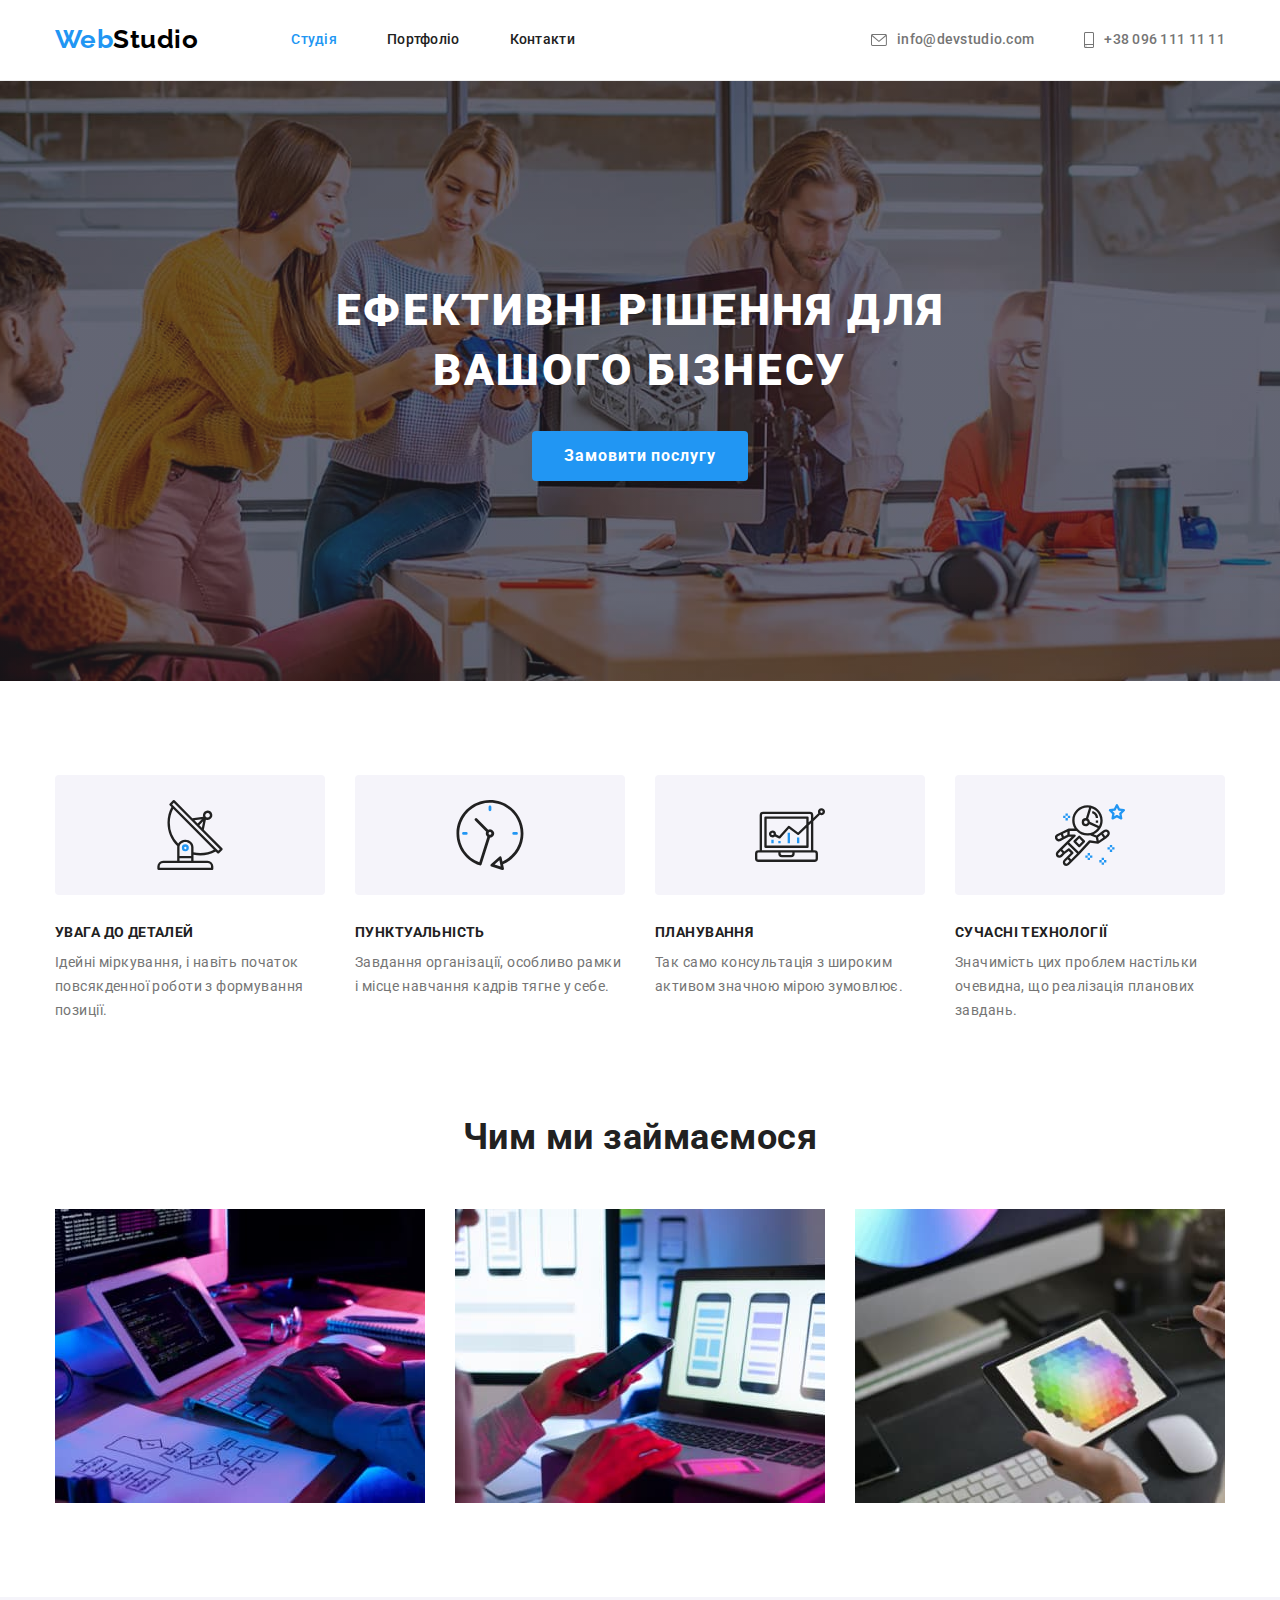
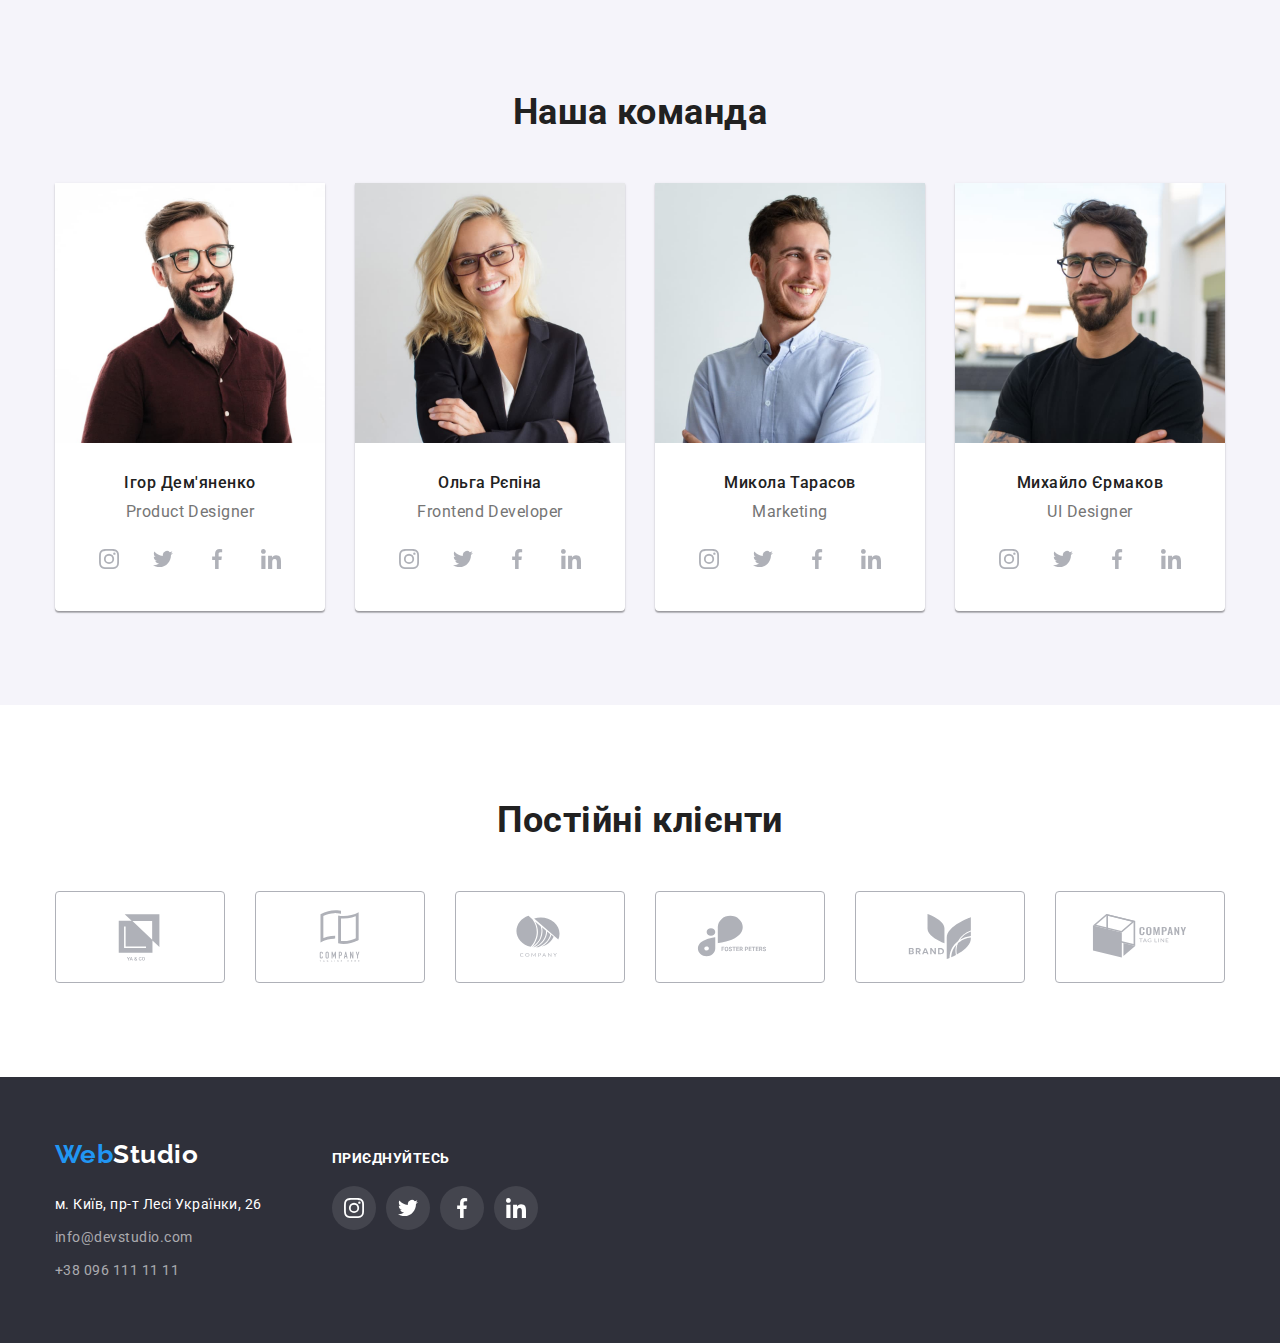
<file: index.html>
<!DOCTYPE html>
<html lang="uk">
<head>
    <meta charset="UTF-8">
    <meta http-equiv="X-UA-Compatible" content="IE=edge">
    <meta name="viewport" content="width=device-width, initial-scale=1.0">
    <title>Web Studio</title>
    <link rel="preconnect" href="https://fonts.googleapis.com">
    <link rel="preconnect" href="https://fonts.gstatic.com" crossorigin>
    <link
        href="https://fonts.googleapis.com/css2?family=Raleway:wght@400;700&family=Roboto:wght@400;500;700;900&display=swap"
        rel="stylesheet">
    <link rel="stylesheet" href="https://cdnjs.cloudflare.com/ajax/libs/modern-normalize/1.1.0/modern-normalize.min.css">
    <link rel="stylesheet" href="./css/styles.css">
</head>
<body class="page">
   <!--Шапка сайту-->
   <header class="page-header">
    <div class="container main-nav">
    <nav class="container-nav">
        <!--Навігація на інші сторінки-->
        <a href="index.html" class="logo" lang="en"> <span class="web">Web</span>Studio</a>

        <ul class="site-nav">
            <li class="item"><a class="link current" href="">Студія</a></li>
            <li class="item"><a class="link" href="./portfolio.html">Портфоліо</a></li>
            <li class="item"><a class="link" href="">Контакти</a></li>
        </ul>
    </nav>
    <ul class="auth-nav">
        <li class="item">
            <a class="link-auth-nav" href="mailto:info@devstudio.com"> 
            <svg class="auth-nav-cont" width="16" height="12">
                <use href="./images/icons1.svg#icon-envelope-hover"></use>
            </svg>info@devstudio.com</a></li>
        <li class="item">
            <a class="link-auth-nav" href="tel:+380961111111">
            <svg class="auth-nav-cont" width="10" height="16">
                <use href="./images/icons1.svg#icon-smartphone"></use>
            </svg>+38 096 111 11 11</a></li>
    </ul>
    </div>
   </header> 

   
   <main>
    <!--Герой-->
    <section class="hero">
        <div class="container">
        <h1 class="hero-title">Ефективні рішення для вашого бізнесу</h1>
        <button type="button" class="button">Замовити послугу</button>
        </div>
    </section>
        
     
    <!--Переваги-->
    
    <section class="section feature">
        <div class="container main-feature">
            <h2 class="visually-hidden">Наші переваги</h2>
            <ul class="feature-list">
                <li class="item-feature">
                    <div class="feature-icon">
                        <svg class="svg-icon" width="70" height="70">
                            <use href="./images/icons1.svg#icon-antenna"></use>
                        </svg>
                    </div> 
                    <h3 class="title">УВАГА ДО ДЕТАЛЕЙ</h3>
                    <p class="text">Ідейні міркування, і навіть початок повсякденної роботи з формування позиції.</p>
                </li>
                <li class="item-feature">
                    <div class="feature-icon">
                        <svg class="svg-icon" width="70" height="70">
                            <use href="./images/icons1.svg#icon-clock"></use>
                        </svg>
                    </div>
                    <h3 class="title">ПУНКТУАЛЬНІСТЬ</h3>
                    <p class="text">Завдання організації, особливо рамки і місце навчання кадрів тягне у себе.</p>
                </li>
                <li class="item-feature">
                    <div class="feature-icon">
                        <svg class="svg-icon" width="70" height="70">
                            <use href="./images/icons1.svg#icon-diagram"></use>
                        </svg>
                    </div>
                    <h3 class="title">ПЛАНУВАННЯ</h3>
                    <p class="text">Так само консультація з широким активом значною мірою зумовлює.</p>
                </li>
                <li class="item-feature">
                    <div class="feature-icon">
                        <svg class="svg-icon" width="70" height="70">
                            <use href="./images/icons1.svg#icon-astronaut"></use>
                        </svg>
                    </div>
                    <h3 class="title">СУЧАСНІ ТЕХНОЛОГІЇ</h3>
                    <p class="text">Значимість цих проблем настільки очевидна, що реалізація планових завдань.</p>
                </li>
            </ul>
        </div>
    </section>
    
    <!--Чим займаємось-->
    <section class="section description">
        <div class="container">
            <h2 class="section-title">Чим ми займаємося</h2>
            <ul class="section-pic">
                <li class="box-element">
                    <img src="./images/box1.jpg" alt="Людина працює на клавіатурі" width="370" height="294">
                </li>
                <li class="box-element">
                    <img src="./images/box2.jpg" alt="Людина тестує додаток для мобільного толефону" width="370" height="294">
                </li>
                <li class="box-element">
                    <img src="./images/box3.jpg" alt="Людина працює на планщеті" width="370" height="294">
                </li>
            </ul>
        </div>
    </section>
    
    <!--Наша команда-->
    
    <section class="team section">
        <div class="container">
            <h2 class="section-title">Наша команда</h2>
            <ul class="workers-list">
                <li class="photo-element">
                    <img src="./images/photo1.jpg" alt="Чоловік в окулярах посміхається" width="270" height="260">
                    <div class="work-desk">
                    <h3 class="title">Ігор Дем'яненко</h3>                        
                    <p class="desc" lang="en">Product Designer</p>
                    <ul class="workers-soc-list">
                        <li class="workers-soc-item">
                            <a class="workers-soc-link" href="#">
                            <svg class="workers-item-link" width="20" height="20">
                                <use href="./images/icons1.svg#icon-instagram"></use>
                            </svg>
                            </a>
                        </li>
                        <li class="workers-soc-item">
                            <a class="workers-soc-link" href="">
                            <svg class="workers-item-link" width="20" height="20">
                                <use href="./images/icons1.svg#icon-twitter"></use>
                            </svg>
                            </a>
                        </li>
                        <li class="workers-soc-item">
                            <a class="workers-soc-link" href="">
                            <svg class="workers-item-link" width="20" height="20">
                                <use href="./images/icons1.svg#icon-facebook"></use>
                            </svg>
                            </a>
                        </li>
                        <li class="workers-soc-item">
                            <a class="workers-soc-link" href="">
                            <svg class="workers-item-link" width="20" height="20">
                                <use href="./images/icons1.svg#icon-linkedin"></use>
                            </svg>
                            </a>
                        </li>
                    </ul>  
                    </div>
                </li>
                <li class="photo-element">
                    <img src="./images/photo2.jpg" alt="Жінка в окулярах посміхаеться" width="270" height="260">
                    <div class="work-desk">
                    <h3 class="title">Ольга Рєпіна</h3>
                    <p class="desc" lang="en">Frontend Developer</p>
                    <ul class="workers-soc-list">
                        <li class="workers-soc-item">
                            <a class="workers-soc-link" href="#">
                                <svg class="workers-item-link" width="20" height="20">
                                    <use href="./images/icons1.svg#icon-instagram"></use>
                                </svg>
                            </a>
                        </li>
                        <li class="workers-soc-item">
                            <a class="workers-soc-link" href="">
                                <svg class="workers-item-link" width="20" height="20">
                                    <use href="./images/icons1.svg#icon-twitter"></use>
                                </svg>
                            </a>
                        </li>
                        <li class="workers-soc-item">
                            <a class="workers-soc-link" href="">
                                <svg class="workers-item-link" width="20" height="20">
                                    <use href="./images/icons1.svg#icon-facebook"></use>
                                </svg>
                            </a>
                        </li>
                        <li class="workers-soc-item">
                            <a class="workers-soc-link" href="">
                                <svg class="workers-item-link" width="20" height="20">
                                    <use href="./images/icons1.svg#icon-linkedin"></use>
                                </svg>
                            </a>
                        </li>
                    </ul>
                    </div>
                </li>

                <li class="photo-element">
                    
                    <img src="./images/photo3.jpg" alt="Чоловік посміхається" width="270" height="260">
                    <div class="work-desk">
                    <h3 class="title">Микола Тарасов</h3>
                    <p class="desc" lang="en">Marketing</p>
                    <ul class="workers-soc-list">
                        <li class="workers-soc-item">
                            <a class="workers-soc-link" href="#">
                                <svg class="workers-item-link" width="20" height="20">
                                    <use href="./images/icons1.svg#icon-instagram"></use>
                                </svg>
                            </a>
                        </li>
                        <li class="workers-soc-item">
                            <a class="workers-soc-link" href="">
                                <svg class="workers-item-link" width="20" height="20">
                                    <use href="./images/icons1.svg#icon-twitter"></use>
                                </svg>
                            </a>
                        </li>
                        <li class="workers-soc-item">
                            <a class="workers-soc-link" href="">
                                <svg class="workers-item-link" width="20" height="20">
                                    <use href="./images/icons1.svg#icon-facebook"></use>
                                </svg>
                            </a>
                        </li>
                        <li class="workers-soc-item">
                            <a class="workers-soc-link" href="">
                                <svg class="workers-item-link" width="20" height="20">
                                    <use href="./images/icons1.svg#icon-linkedin"></use>
                                </svg>
                            </a>
                        </li>
                    </ul>
                    </div>
                </li>
                <li class="photo-element">
                    <img src="./images/photo4.jpg" alt="Чоловік в окулярах посміхається" width="270" height="260">
                    <div class="work-desk">
                    <h3 class="title">Михайло Єрмаков</h3>
                    <p class="desc" lang="en">UI Designer</p>
                    <ul class="workers-soc-list">
                        <li class="workers-soc-item">
                            <a class="workers-soc-link" href="#">
                                <svg class="workers-item-link" width="20" height="20">
                                    <use href="./images/icons1.svg#icon-instagram"></use>
                                </svg>
                            </a>
                        </li>
                        <li class="workers-soc-item">
                            <a class="workers-soc-link" href="">
                                <svg class="workers-item-link" width="20" height="20">
                                    <use href="./images/icons1.svg#icon-twitter"></use>
                                </svg>
                            </a>
                        </li>
                        <li class="workers-soc-item">
                            <a class="workers-soc-link" href="">
                                <svg class="workers-item-link" width="20" height="20">
                                    <use href="./images/icons1.svg#icon-facebook"></use>
                                </svg>
                            </a>
                        </li>
                        <li class="workers-soc-item">
                            <a class="workers-soc-link" href="">
                                <svg class="workers-item-link" width="20" height="20">
                                    <use href="./images/icons1.svg#icon-linkedin"></use>
                                </svg>
                            </a>
                        </li>
                    </ul>
                    </div>

                </li>                                
            </ul>
        </div>
    </section>
    <!-- Постійні клієнти -->
<section class="section">
    <div class="container clients">
        <h2 class="section-title">Постійні клієнти</h2>
        <ul class="clients-list">
            <li class="client-logo list">
                <a class="client-link link" href="#">
                <svg class="client-item-link" width="106" height="60">
                    <use href="./images/icons1.svg#icon-Logo"></use>
                </svg>
                </a>
            </li>
            <li class="client-logo list">
                <a class="client-link link" href="#">
                    <svg class="client-item-link" width="106" height="60">
                        <use href="./images/icons1.svg#icon-Logo-1"></use>
                    </svg>
                </a>
            
            </li>
            <li class="client-logo list">
                <a class="client-link link" href="#">
                    <svg class="client-item-link" width="106" height="60">
                        <use href="./images/icons1.svg#icon-Logo-2"></use>
                    </svg>
                </a>
            
            </li>
            <li class="client-logo list">
                <a class="client-link link" href="#">
                    <svg class="client-item-link" width="106" height="60">
                        <use href="./images/icons1.svg#icon-Logo-3"></use>
                    </svg>
                </a>
            
            </li>
            <li class="client-logo list">
                <a class="client-link link" href="#">
                    <svg class="client-item-link" width="106" height="60">
                        <use href="./images/icons1.svg#icon-Logo-4"></use>
                    </svg>
                </a>
            </li>
            <li class="client-logo list">
                <a class="client-link link" href="#">
                    <svg class="client-item-link" width="106" height="60">
                        <use href="./images/icons1.svg#icon-Logo-5"></use>
                    </svg>
                </a>
            
            </li>

        </ul>    
    </div>
</section>

   </main>

   <!--Підвал сторінки-->
   <footer class="footer">
    <div class="container">
        <div class="footer-contact">
    <p class="footer-logo">
        <a href="index.html" class="logo" lang="en"><span class="web">Web</span><span class="studio">Studio</span></a>
    </p>
    <address class="address">  
    <ul class="contact">
        <li class="contact-item"><p class="desc">м. Київ, пр-т Лесі Українки, 26</p></li>
        <li class="contact-item"><a class="link" href="mailto:info@devstudio.com">info@devstudio.com</a></li>
        <li class="contact-item"><a class="link" href="tel:+380961111111">+38 096 111 11 11</a></li>
    </ul>
    </address>
    </div>
    <div class="footer-social">
        <span class="footer-soc-title">ПРИЄДНУЙТЕСЬ</span>
        <ul class="footer-soc-list">
            <li class="footer-soc-item">
                <a class="footer-soc-link" href="#">
                <svg class="footer-item-link" width="20" hight="20">
                    <use href="./images/icons1.svg#icon-instagram"></use>
                </svg>
                </a>
            </li>
            <li class="footer-soc-item">
                <a class="footer-soc-link" href="#">
                    <svg class="footer-item-link" width="20" hight="20">
                        <use href="./images/icons1.svg#icon-twitter"></use>
                    </svg>
                </a>
            </li>
            <li class="footer-soc-item">
                <a class="footer-soc-link" href="#">
                    <svg class="footer-item-link" width="20" hight="20">
                        <use href="./images/icons1.svg#icon-facebook"></use>
                    </svg>
                </a>
            </li>
            <li class="footer-soc-item">
                <a class="footer-soc-link" href="#">
                    <svg class="footer-item-link" width="20" hight="20">
                        <use href="./images/icons1.svg#icon-linkedin"></use>
                    </svg>
                </a>
            </li>
        </ul>
        </div>
    </div>
   </footer>
</body>
</html>
</file>
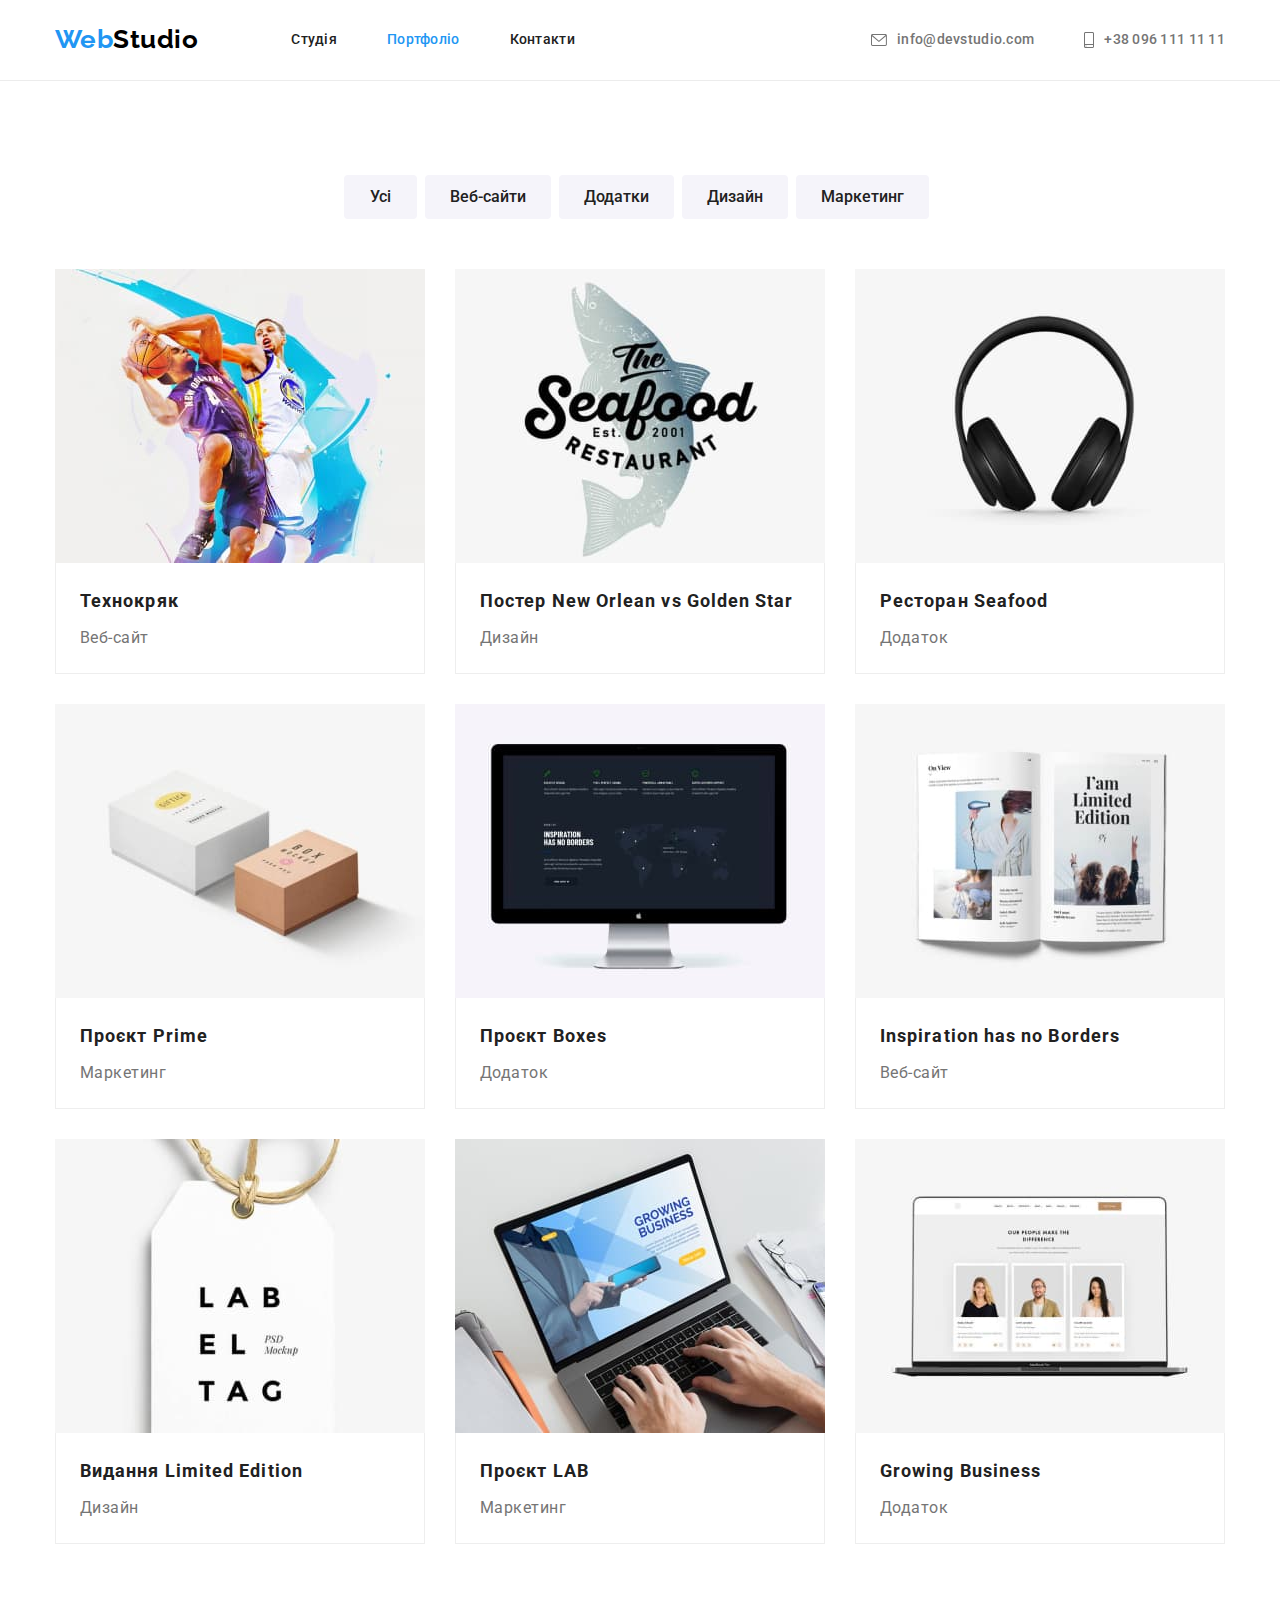
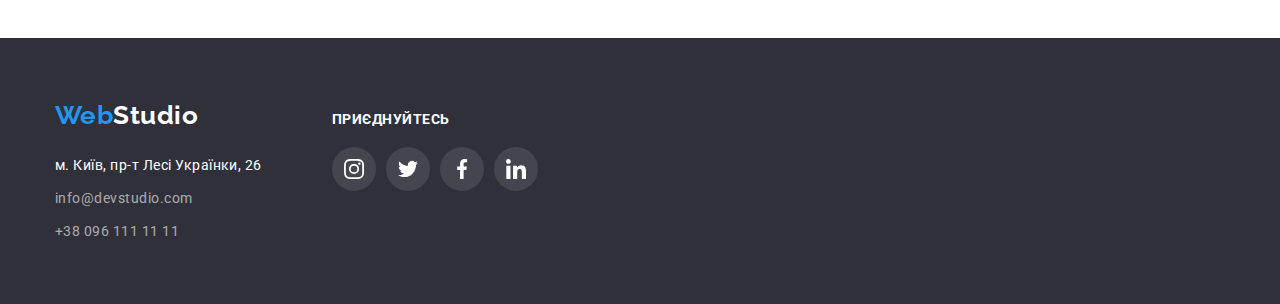
<file: portfolio.html>
<!DOCTYPE html>
<html lang="uk">
<head>
    <meta charset="UTF-8">
    <meta http-equiv="X-UA-Compatible" content="IE=edge">
    <meta name="viewport" content="width=device-width, initial-scale=1.0">
    <title>portfolio</title>
    <link rel="preconnect" href="https://fonts.googleapis.com">
    <link rel="preconnect" href="https://fonts.gstatic.com" crossorigin>
    <link
        href="https://fonts.googleapis.com/css2?family=Raleway:wght@400;700&family=Roboto:wght@400;500;700;900&display=swap"
        rel="stylesheet">
    <link rel="stylesheet" href="https://cdnjs.cloudflare.com/ajax/libs/modern-normalize/1.1.0/modern-normalize.min.css">
    <link rel="stylesheet" href="./css/styles.css">
</head>
<body class="page">
    <!--Шапка сайту-->
    <header class="page-header">
        <div class="container main-nav">
        <nav class="container-nav">
            <!--Навігація на інші сторінки-->
            <a href="index.html" class="logo" lang="en"> <span class="web">Web</span>Studio</a>
        
            <ul class="site-nav">
                <li class="item"><a class="link" href="./index.html">Студія</a></li>
                <li class="item"><a class="link current" href="./portfolio.html">Портфоліо</a></li>
                <li class="item"><a class="link" href="">Контакти</a></li>
            </ul>
        </nav>
        <ul class="auth-nav">
            <li class="item">
                <a class="link-auth-nav" href="mailto:info@devstudio.com">
                    <svg class="auth-nav-cont" width="16" height="12">
                        <use href="./images/icons1.svg#icon-envelope-hover"></use>
                    </svg>info@devstudio.com</a>
            </li>
            <li class="item">
                <a class="link-auth-nav" href="tel:+380961111111">
                    <svg class="auth-nav-cont" width="10" height="16">
                        <use href="./images/icons1.svg#icon-smartphone"></use>
                    </svg>+38 096 111 11 11</a>
            </li>
        </ul>
    </div>
    </header>
    
    
    <main>
        <!--Герой-->
        <section class="section">
            <div class="container main-button">
            <h1 class="visually-hidden">Портфоліо</h1>
            <ul class="buttons">
                <li class="button-element">
                    <button class="button-secondary" type="button">Усі</button>
                </li>
                <li class="button-element">
                    <button class="button-secondary" type="button">Веб-сайти</button>
                </li>
                <li class="button-element">
                    <button class="button-secondary" type="button">Додатки</button>
                </li>
                <li class="button-element">
                    <button class="button-secondary" type="button">Дизайн</button>
                </li>
                <li class="button-element">
                    <button class="button-secondary" type="button">Маркетинг</button>
                </li>
            </ul>
            <ul class="features">
                <li class="flex-element">
                    <a class="feature-element">
                    <img src="./images/box4.jpg" alt="Ноутбук із зображенням сайту" width="370" height="294">
                    <div class="feature-content">
                    <h2 class="feature-subject">Технокряк</h2>
                    <p class="feature">Веб-сайт</p>
                    </div>
                    </a>
                </li>
                <li class="flex-element">
                    <a class="feature-element">
                    <img src="./images/box5.jpg" alt="Два баскетболісти з м'ячем" width="370" height="294">
                    <div class="feature-content">
                    <h2 class="feature-subject">Постер New Orlean vs Golden Star</h2>
                    <p class="feature">Дизайн</p>
                    </div>
                    </a>
                </li>
                <li class="flex-element">
                    <a class="feature-element">
                    <img src="./images/box6.jpg" alt="Логотип ресторану морепродуктів" width="370" height="294">
                    <div class="feature-content">
                    <h2 class="feature-subject">Ресторан Seafood</h2>
                    <p class="feature">Додаток</p>
                    </div>
                    </a>
                </li>
                <li class="flex-element">
                    <a class="feature-element">
                    <img src="./images/box7.jpg" alt="Чорні навушники" width="370" height="294">
                    <div class="feature-content">
                    <h2 class="feature-subject">Проєкт Prime</h2>
                    <p class="feature">Маркетинг</p>
                    </div>
                    </a>
                </li>
                <li class="flex-element">
                    <a class="feature-element">
                    <img src="./images/box8.jpg" alt="Дві коробки" width="370" height="294">
                    <div class="feature-content">
                    <h2 class="feature-subject">Проєкт Boxes</h2>
                    <p class="feature">Додаток</p>
                    </div>
                    </a>
                </li>
                <li class="flex-element"> 
                    <a class="feature-element">
                    <img src="./images/box9.jpg" alt="Монітор із зображенням веб-сайту" width="370" height="294">
                    <div class="feature-content">
                    <h2 class="feature-subject">Inspiration has no Borders</h2>
                    <p class="feature">Веб-сайт</p>
                    </div>
                    </a>
                </li>
                <li class="flex-element">
                    <a class="feature-element">
                    <img src="./images/box10.jpg" alt="Буклет видавництва" width="370" height="294">
                    <div class="feature-content">
                    <h2 class="feature-subject">Видання Limited Edition</h2>
                    <p class="feature">Дизайн</p>
                    </div>
                    </a>
                </li>
                <li class="flex-element">
                    <a class="feature-element">
                    <img src="./images/box11.jpg" alt="Бирка" width="370" height="294">
                    <div class="feature-content">
                    <h2 class="feature-subject">Проєкт LAB</h2>
                    <p class="feature">Маркетинг</p>
                    </div>
                    </a>
                </li>
                <li class="flex-element">
                    <a class="feature-element">
                    <img src="./images/box12.jpg" alt="Людина працює на ноутбуці" width="370" height="294">
                    <div class="feature-content">
                    <h2 class="feature-subject">Growing Business</h2>
                    <p class="feature">Додаток</p>
                    </div>
                    </a>
                </li>
            </ul>
            </div>
            </section>
            
</main>
<!--Підвал сторінки-->
<footer class="footer">
    <div class="container">
        <div class="footer-contact">
            <p class="footer-logo">
                <a href="index.html" class="logo" lang="en"><span class="web">Web</span><span
                        class="studio">Studio</span></a>
            </p>
            <address class="address">
                <ul class="contact">
                    <li class="contact-item">
                        <p class="desc">м. Київ, пр-т Лесі Українки, 26</p>
                    </li>
                    <li class="contact-item"><a class="link" href="mailto:info@devstudio.com">info@devstudio.com</a>
                    </li>
                    <li class="contact-item"><a class="link" href="tel:+380961111111">+38 096 111 11 11</a></li>
                </ul>
            </address>
        </div>
        <div class="footer-social">
            <span class="footer-soc-title">ПРИЄДНУЙТЕСЬ</span>
            <ul class="footer-soc-list">
                <li class="footer-soc-item">
                    <a class="footer-soc-link" href="#">
                        <svg class="footer-item-link" width="20" hight="20">
                            <use href="./images/icons1.svg#icon-instagram"></use>
                        </svg>
                    </a>
                </li>
                <li class="footer-soc-item">
                    <a class="footer-soc-link" href="#">
                        <svg class="footer-item-link" width="20" hight="20">
                            <use href="./images/icons1.svg#icon-twitter"></use>
                        </svg>
                    </a>
                </li>
                <li class="footer-soc-item">
                    <a class="footer-soc-link" href="#">
                        <svg class="footer-item-link" width="20" hight="20">
                            <use href="./images/icons1.svg#icon-facebook"></use>
                        </svg>
                    </a>
                </li>
                <li class="footer-soc-item">
                    <a class="footer-soc-link" href="#">
                        <svg class="footer-item-link" width="20" hight="20">
                            <use href="./images/icons1.svg#icon-linkedin"></use>
                        </svg>
                    </a>
                </li>
            </ul>
        </div>
    </div>
</footer>
</body>

</html>
</file>
<file: css/styles.css>
/* Колір основного тексту  #757575*/
/* Колір вторинного тексту #212121 */
/* Колір заголовку #FFFFFF */
/* Акцент #2196F3 */
/* Колір фону первинний #FFFFFF*/
/* Колір фону вторинний #F5F4FA*/
/* Колір фону герой та підвалу #2F303A */
/* Колір контактної інформації  rgba(255, 255, 255, 0.6)*/
/* Колір фону Портфоліо #EEEEEE */

:root {
    --primery-text-color: #757575;
    --secondary-text-color: #212121;
    --title-text-color: #FFFFFF; 
    --accent-color: #2196F3;
    --primery-bg-color: #FFFFFF;
    }
.page {
    
        
    color: var(--primery-text-color);
    background: var(--primery-bg-color);
    font-family: 'Roboto', sans-serif;
    letter-spacing: 0.03em;
}
ul {
    list-style: none;}
a {
    text-decoration: none;
}

/* Шапка сайту */
.page-header {
    
    border-bottom: 1px solid #ECECEC;;
}
.container {
    width: 1200px;
    padding-left: 15px;
    padding-right: 15px;
    margin: 0 auto;
}
.section {
    padding-top: 94px;
    padding-bottom: 94px;
}
.logo {
    line-height: 1.38;
}
.logo { color: #000000;
        font-family: 'Raleway';
        font-weight: 700;
        font-size: 26px;
        line-height: 1.38;
        
}
.web { color: var(--accent-color);
}
.main-nav {
    display: flex;
    align-items: center;
    
}
/* Навігація на інші сторінки */
.site-nav {
    padding: 0;
    display: flex;
    margin-left: 93px;
    margin-top: 0;
    margin-bottom: 0;
    padding-bottom: 32px;
    padding-top: 32px;
}
.container-nav {
    display: flex;
    align-items: center;
}
.site-nav .item {
    margin-right: 50px;
}
.site-nav .item:last-child {
    margin-right: 0;
} 
.site-nav .link {
    
    color: var(--secondary-text-color);
    font-weight: 500;
    font-size: 14px;
    line-height: 1.14;
    letter-spacing: 0.02em;
}
.site-nav .link:hover,
.site-nav .link:focus {
    color: var(--accent-color);
}
.site-nav .link.current {
    color: var(--accent-color);
}
.auth-nav {
    display: flex;
    padding: 0;
    margin: 0;
    margin-left: auto;
}
.auth-nav .item + .item {
    margin-left: 50px;
}
.link-auth-nav {
    text-decoration: none;
    color: var(--primery-text-color);
    font-weight: 500;
    font-size: 14px;
    line-height: 1.14;
    letter-spacing: 0.02em;
    display: flex;
    align-items: center;

}
.link-auth-nav:hover,
.link-auth-nav:focus {
    color: var(--accent-color);
}  


.link-auth-nav:hover .auth-nav-cont,
.link-auth-nav:focus .auth-nav-cont {
    fill: var(--accent-color);

}
.auth-nav-cont {
    margin-right: 10px;
    fill: var(--primery-text-color);
}
 
/* line */
.box {
    position: absolute;
    width: 1600px;
    height: 0px;
    left: 0px;
    top: 80px;
    
    border: 1px solid #ECECEC;
}
/* Герой */
.hero {
    padding-top: 200px;
    padding-bottom: 200px;
    margin: 0;
    background-color: #C4C4C4;
    text-align: center;

    max-width: 1600px;
    margin-left: auto;
    margin-right: auto;
    background-image: linear-gradient(rgba(47, 48, 58, 0.4), rgba(47, 48, 58, 0.4)), url("../images/photo5.jpg");
    background-repeat: no-repeat;
    background-position: center;
    background-size: cover;
}
       
.hero-title {
    width: 696px;
    margin-top: 0;
    margin-bottom: 30px;
    margin-left: auto;
    margin-right: auto; 

    color: var(--title-text-color);
    font-weight: 900;
    font-size: 44px;
    line-height: 1.36;
    text-align: center;
    letter-spacing: 0.06em;
    text-transform: uppercase;
          
}

/* Секція */

.section-title {
    margin-top: 0;
    margin-bottom: 50px;
    
    color: var(--secondary-text-color);
    font-weight: 700;
    font-size: 36px;
    line-height: 1.17;
    text-align: center;
}
.title {
    margin-top: 0;
    margin-bottom: 0;
    
}

/* Переваги */
.section.feature {
    display: flex;
}

.feature-list {
    display: flex;
    flex-wrap: wrap;
    margin: 0;
    padding: 0;
    gap: 30px;
}
.item-feature {
    flex-basis: calc((100% - 90px) / 4);
}
.feature-icon {
    background:  #F5F4FA;
    border-radius: 4px;
    height: 120px;
    margin-bottom: 30px;
    align-items: center;
    display: flex;
    justify-content: center;

}

/* .item-feature::before {
    content: "";
    display: block;
    background: #F5F4FA;
    border-radius: 4px;
    margin-bottom: 30px;
    height: 120px;
    background-size: 70px;
    background-repeat: no-repeat;
    background-position: center;
    filter: drop-shadow(0px 4px 4px rgba(0, 0, 0, 0.25));
}
.item-feature:nth-child(1)::before {
    background-image: url("../images/antenna.svg");
} 
.item-feature:nth-child(2)::before {
    background-image: url("../images/clock.svg");
}
.item-feature:nth-child(3)::before {
    background-image: url("../images/diagram.svg");
}
.item-feature:nth-child(4)::before {
    background-image: url("../images/astronaut.svg");
} */
.feature-list .title {
    color: var(--secondary-text-color);
    font-weight: 700;
    font-size: 14px;
    line-height: 1.14;
    letter-spacing: 0.03em;
    text-transform: uppercase;
}

.feature-list .text {
    margin-top: 10px;
    margin-bottom: 0;
    color: var(--primery-text-color);
    font-size: 14px;
    line-height: 1.71;
    letter-spacing: 0.03em;
}


/* Чим займаємося */
.section.description {
    padding-top: 0;
}
.section-pic {
    display: flex;
    flex-wrap: wrap;
    margin: 0;
    padding: 0;
    gap: 30px;
    }
.box-element {
    flex-basis: calc((100% - 60px) / 3)
}
/* .box-element {
    margin-right: 30px;
}
.box-element:nth-child(3n) {
    margin-right: 0;
} */

/* Наша команда */
.workers-list {
    display: flex;
    flex-wrap: wrap;
    gap: 30px;

    margin: 0;
    padding: 0;
   
}
.team.section {
    background: #F5F4FA;
}
.photo-element {
    background: #FFFFFF;
    box-shadow: 0px 1px 3px rgba(0, 0, 0, 0.12), 0px 1px 1px rgba(0, 0, 0, 0.14), 0px 2px 1px rgba(0, 0, 0, 0.2);
    border-radius: 0px 0px 4px 4px;

    flex-basis: calc((100% - 90px) / 4)
    }

/* .photo-element:nth-child(4n) {
    margin-right: 0;
} */
.workers-list .title {
    color: var(--secondary-text-color);
    font-weight: 500;
    font-size: 16px;
    line-height: 1.19;
    }
.workers-list .desc {
    color: var(--primery-text-color);
    font-size: 16px;
    line-height: 1.19;
    margin-bottom: 16px;
    margin-top: 10px;
         
}
.work-desk {
    padding-top: 30px;
    padding-bottom: 30px;
    text-align: center;
}

.workers-soc-list {
    display: flex;
    justify-content: center;  
    gap: 10px;  
    padding: 0;
        
    }
.workers-soc-link {
    width: 44px;
    height: 44px;
    border-radius: 50%;
    display: flex;
    align-items: center;
    justify-content: center;
    
 }

.workers-item-link {
    fill: #AFB1B8;
    }
.workers-soc-link:hover,
.workers-soc-link:focus
 {
   background-color: var(--accent-color);
}
.workers-soc-link:hover .workers-item-link, 
.workers-soc-link:focus .workers-item-link {
    fill: #FFFFFF;
}


/* Портфоліо */

.feature-subject {
    
    margin-bottom: 4px; 
    margin-top: 0; 
    color: var(--secondary-text-color);
    letter-spacing: 0.06em;

    font-weight: 700;
    font-size: 18px;
    line-height: 2;
}
img {
    display: block;
    max-width: 100%;
    height: auto;
}
a {
    display: block;
}
.feature {
    
    color: var(--primery-text-color);
    font-size: 16px;
    line-height: 1.88;
    margin: 0;
}
.feature-content {
    padding-left: 24px;
    padding-top: 20px;
    padding-right: 24px;
    padding-bottom: 20px;
    border-left: 1px solid rgba(238, 238, 238, 1);
    border-bottom: 1px solid rgba(238, 238, 238, 1);
    border-right: 1px solid rgba(238, 238, 238, 1);
}

.visually-hidden {
    position: absolute;
    white-space: nowrap;
    width: 1px;
    height: 1px;
    overflow: hidden;
    border: 0;
    padding: 0;
    clip: rect(0 0 0 0);
    clip-path: inset(50%);
    margin: -1px;
}

.features {
    padding: 0;
    margin: 0;
    display: flex;
    flex-wrap: wrap;
    gap: 30px;
    }
.flex-element {
    flex-basis: calc((100% - 60px) / 3)
    }
.feature-element:hover,
.feature-element:focus {
    box-shadow: 0px 1px 1px rgba(0, 0, 0, 0.12), 0px 4px 4px rgba(0, 0, 0, 0.06), 1px 4px 6px rgba(0, 0, 0, 0.16);
}

/* .flex-element:nth-child(3n) {
    margin-right: 0;
} */
.flex-element:nth-last-child(-n + 3)

/* Постійні клієнти */
.container.clients {
    display: flex;
}
.clients-list {
    display: flex;
    gap: 30px;
    justify-content: space-between;
    padding: 0;
    margin: 0;
    
}

.client-logo {
    flex-basis: calc((100% - 150px)/6);
}

.client-link.link {
    display: flex;
    align-items: center;
    justify-content: center;
    height: 92px;    
    fill: #AFB1B8;
    border: 1px solid #AFB1B8;
    border-radius: 4px;
}
.client-link:hover,
.client-link:focus {
    border-color: var(--accent-color);
}
.client-link:hover .client-item-link,
.client-link:focus .client-item-link {
    fill: var(--accent-color);
}

/* Кнопки */
.button {
    color: var(--secondary-text-color);
    background-color: #F5F4FA;
    font-family: 'Roboto', sans-serif;
    
    
}
.hero .button {
    display: inline-block;
    border-radius: 4px;
    padding: 10px 32px;
    min-width: 216px;
    border: 0;

    color: var(--title-text-color);
    background-color: var(--accent-color);
    border-color: var(--accent-color);

    font-weight: 700;
    font-size: 16px;
    line-height: 1.88;
    letter-spacing: 0.06em;
    cursor: pointer;
    font-family: 'Roboto', sans-serif;
    text-align: center;
      
}
.hero .button:hover,
.hero .button:focus {
    background-color: #188CE8;
   
}
.button-secondary {
    
    display: block;
    margin-right: 8px;
    
    border-radius: 4px;
    padding: 6px 22px;
    min-width: 73px;

    color: #212121;
    background-color: #F5F4FA;
    border: solid transparent;

    font-weight: 500;
    font-size: 16px;
    line-height: 1.63;
    cursor: pointer;
    font-family: 'Roboto', sans-serif;
    text-align: center;
       
}
.button-secondary:hover,
.button-secondary:focus {
    color: var(--title-text-color);
    background-color: var(--accent-color);
    box-shadow: 0px 3px 1px rgba(0, 0, 0, 0.1), 0px 1px 2px rgba(0, 0, 0, 0.08), 0px 2px 2px rgba(0, 0, 0, 0.12);
}
.buttons {
    padding: 0;
    margin: 0;
    display: flex;
    justify-content: center;
    margin-bottom: 50px;
}
.button-element {
    display: flex;
   
}


/* Підвал сторінки */
.footer-logo {
    margin: 0;
    margin-bottom: 20px;
}

.footer {
    padding-top: 60px;
    padding-bottom: 60px;
    background: #2F303A;
    
}

.footer .container {
    display: flex;
    align-items: baseline;
}

.footer .desc {
    color: var(--title-text-color);
    font-style: normal;
    font-size: 14px;
    line-height: 1.71;
}
.desc {margin: 0;} 

.link {
   color: rgba(255, 255, 255, 0.6);
   font-style: normal;
   font-size: 14px;
   line-height: 1.71;
}
.link:hover,
.link:focus {
    color: var(--accent-color);
}
.logo .studio { color: var(--title-text-color);

}
.contact {
    padding: 0;
    margin-block-end: 0;
    margin-block-start: 0;
    
}
.contact-item {
    margin-bottom: 9px;
}
.contact-item:last-child {
    margin-bottom: 0;    
}
.footer-social {
    margin-left: 70px;
    align-items: baseline;
    }
.footer-soc-title {
    display: flex;
    font-weight: 700;
    font-size: 14px;
    line-height: 1,14;
    margin: 0;
    margin-bottom: 20px; 
    color: var(--title-text-color);
}
.footer-soc-list {
    display: flex;
    align-items: center;
    gap: 10px;
    padding: 0;
    margin: 0;
    
}
.footer-soc-item {
    width: 44px;
    height: 44px;
    border-radius: 50%;
    
}
.footer-soc-link {
    width: 100%;
    height: 100%;
    border-radius: 50%;
    display: flex;
    align-items: center;
    justify-content: center;
    background-color: rgba(255, 255, 255, 0.1);
}

.footer-item-link {
    fill: var(--title-text-color);
}

.footer-soc-link:hover,
.footer-soc-link:focus {
    background-color: var(--accent-color);
}

/* .feature-list {
    background-color: tomato;
}
.section-title {
    background-color: aqua;
}
.workers-list {
    background-color: chartreuse;
}
.section-pic {
    background-color: darkorange;
}
.feature-title {
    background-color: darkgray;
}
.main-title {
    background-color: aqua;
}

.buttons {
    background-color: darkorange;
}
.button-secondary {
    background-color: hotpink;
}
.features {
    background-color: blanchedalmond;
}
background-color: tomato; */
</file>
